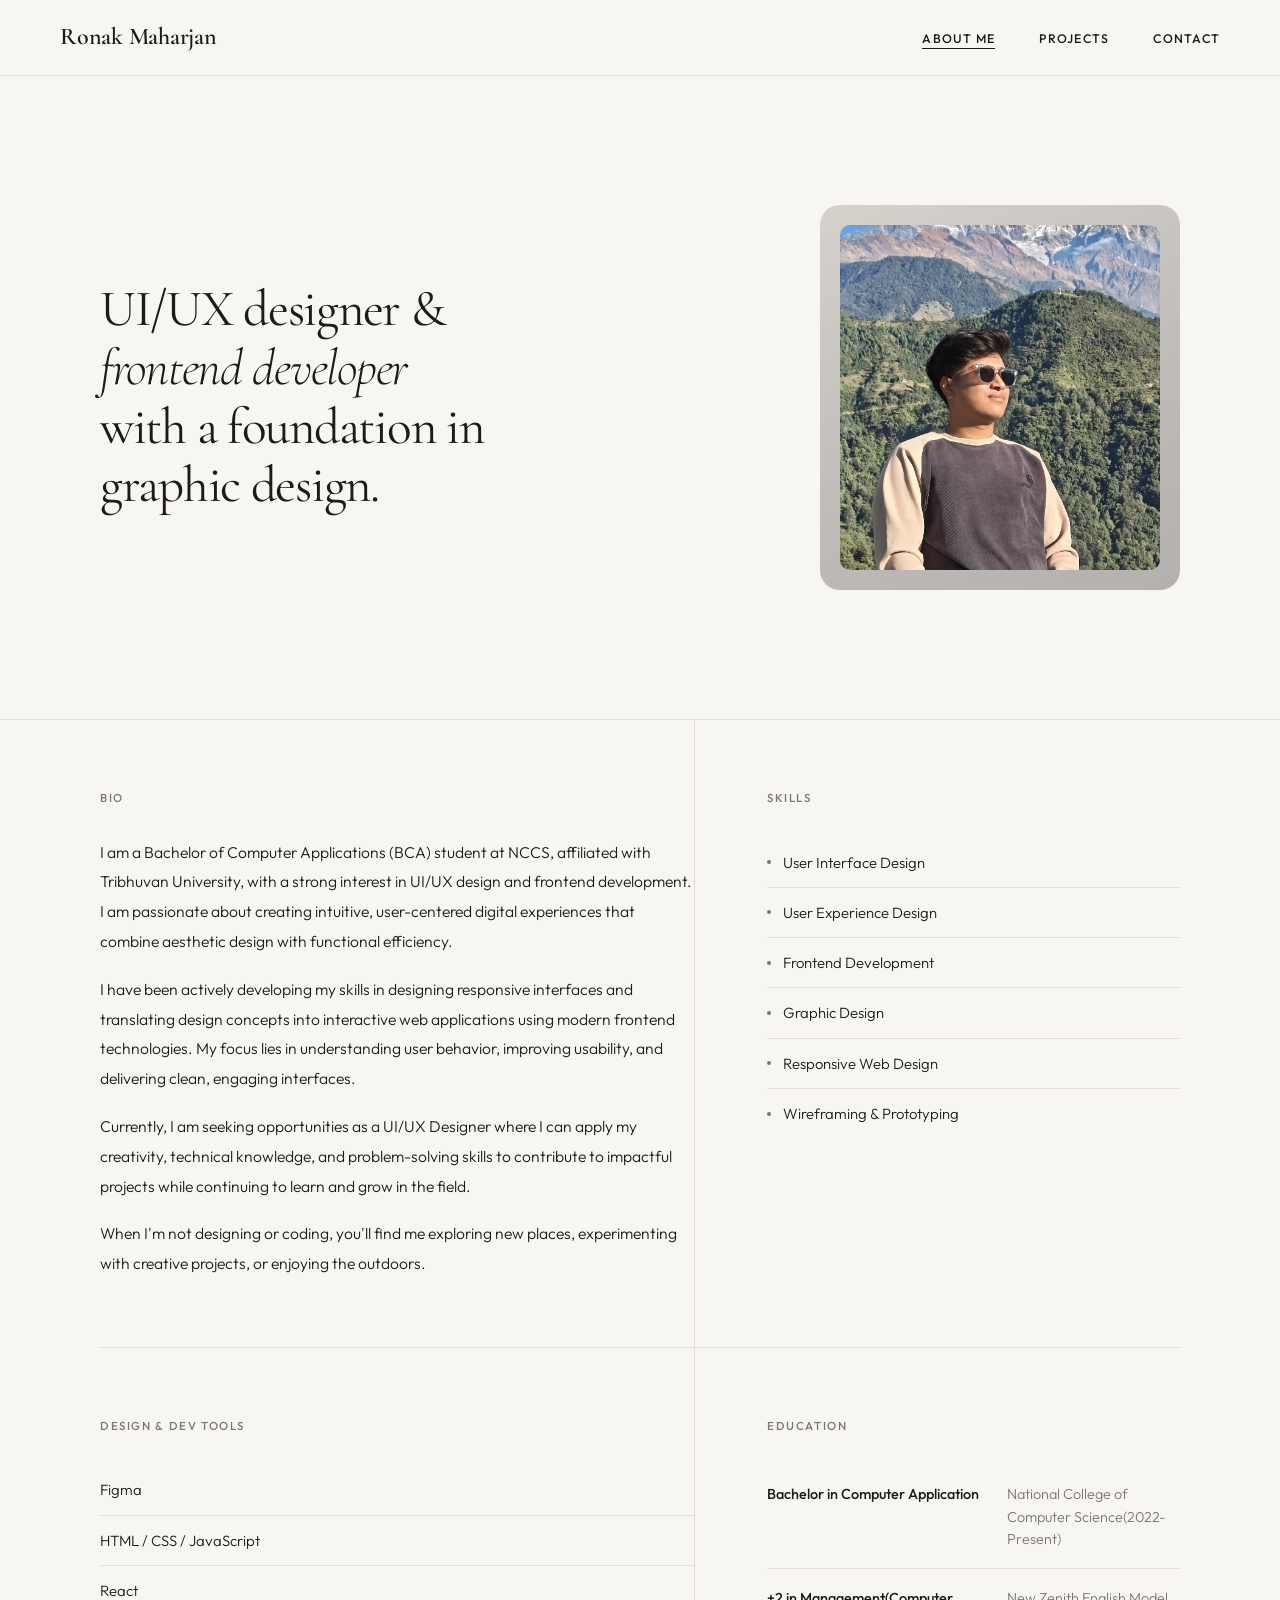
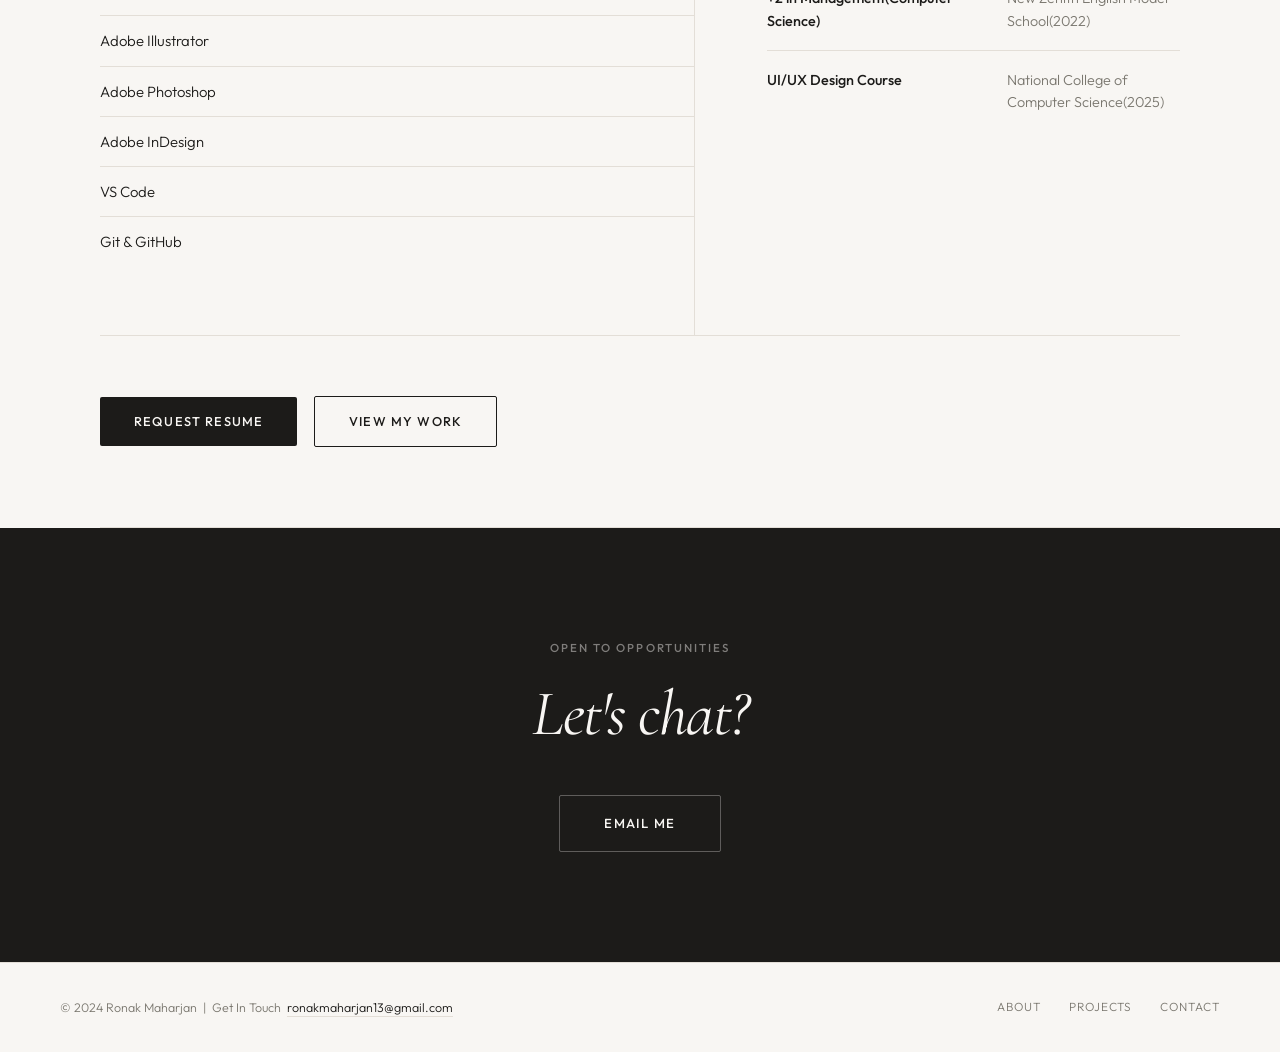
<file: about.html>
<!DOCTYPE html>
<html lang="en">
<head>
  <meta charset="UTF-8" />
  <meta name="viewport" content="width=device-width, initial-scale=1.0" />
  <meta name="description" content="About Ronak Maharjan — UI/UX Designer, Frontend Developer & Graphic Designer." />
  <title>About Me — Ronak Maharjan</title>
  <link rel="preconnect" href="https://fonts.googleapis.com" />
  <link rel="preconnect" href="https://fonts.gstatic.com" crossorigin />
  <link href="https://fonts.googleapis.com/css2?family=Cormorant+Garamond:ital,wght@0,300;0,400;0,500;0,600;1,300;1,400;1,500&family=Outfit:wght@300;400;500;600&display=swap" rel="stylesheet" />
  <link rel="stylesheet" href="css/style.css" />
</head>
<body>

  <!-- NAVBAR -->
  <nav class="navbar">
    <a href="index.html" class="nav-logo">Ronak Maharjan</a>
    <ul class="nav-links">
      <li><a href="about.html">About Me</a></li>
      <li><a href="projects.html">Projects</a></li>
      <li><a href="mailto:ronakmaharjan13@gmail.com" class="">Contact</a></li>
    </ul>
    <button class="hamburger" id="hamburger" aria-label="Toggle menu">
      <span></span><span></span><span></span>
    </button>
  </nav>

  <!-- MOBILE MENU -->
  <div class="mobile-menu" id="mobileMenu" role="dialog" aria-label="Navigation">
    <a href="about.html">About Me</a>
    <a href="projects.html">Projects</a>
    <a href="mailto:ronakmaharjan13@gmail.com">Contact</a>
  </div>

  <!-- ABOUT HERO -->
  <section class="about-hero">
    <div class="about-hero-inner">
      <div class="about-headline-wrap">
        <h1 class="about-headline">
          UI/UX designer &amp;<br>
          <em>frontend developer</em><br>
          with a foundation in<br>
          graphic design.
          <!-- ↑ Update this headline to match your personal tagline -->
          <!-- Example: Based in [Your City, Country] -->
        </h1>
      </div>

      <div class="about-portrait">
        <!-- REPLACE the div below with your portrait:
              -->
        <div class="portrait-ph">
          <img class="portrait-img" src="assets/images/portrait.jpg" alt="Ronak Maharjan">
        </div>
      </div>
    </div>
  </section>

  <!-- ABOUT BODY -->
  <div class="about-body">

    <!-- Bio + Skills -->
    <div class="about-row">

      <!-- Bio -->
      <div class="about-col fade-up">
        <p class="col-label">Bio</p>
        <div class="bio-text">
          <p>
            I am a Bachelor of Computer Applications (BCA) student at NCCS, 
            affiliated with Tribhuvan University, with a strong interest in 
            UI/UX design and frontend development. I am passionate about creating 
            intuitive, user-centered digital experiences that combine aesthetic 
            design with functional efficiency.
          </p>
          <p>
            I have been actively developing my skills in designing responsive 
            interfaces and translating design concepts into interactive web 
            applications using modern frontend technologies. My focus lies 
            in understanding user behavior, improving usability, and 
            delivering clean, engaging interfaces.
          </p>
          <p>
            Currently, I am seeking opportunities as a UI/UX Designer where
            I can apply my creativity, technical knowledge, and problem-solving 
            skills to contribute to impactful projects while continuing to 
            learn and grow in the field.

          </p>
          <p>
            When I'm not designing or coding, you'll find me exploring new
            places, experimenting with creative projects, or enjoying the
            outdoors.
            <!-- Personalise this last paragraph — make it yours! -->
          </p>
        </div>
      </div>

      <!-- Skills -->
      <div class="about-col fade-up">
        <p class="col-label">Skills</p>
        <ul class="skill-list stagger-children">
          <li>User Interface Design</li>
          <li>User Experience Design</li>
          <li>Frontend Development</li>
          <li>Graphic Design </li>
          <li>Responsive Web Design</li>
          <!-- <li></li> -->
          <li>Wireframing &amp; Prototyping</li>
          <!-- <li>Information Architecture</li> -->
          <!-- <li>Design Systems</li> -->
        </ul>
      </div>
    </div>

    <!-- Tools + Education -->
    <div class="about-row">

      <!-- Design & Dev Tools -->
      <div class="about-col fade-up">
        <p class="col-label">Design &amp; Dev Tools</p>
        <ul class="tools-list stagger-children">
          <li>Figma</li>
          <li>HTML / CSS / JavaScript</li>
          <li>React</li>
          <li>Adobe Illustrator</li>
          <li>Adobe Photoshop</li>
          <li>Adobe InDesign</li>
          <li>VS Code</li>
          <li>Git &amp; GitHub</li>
        </ul>
      </div>

      <!-- Education -->
      <div class="about-col fade-up">
        <p class="col-label">Education</p>
        <table class="edu-table">
          <tbody>
            <tr>
              <td>Bachelor in Computer Application</td>
              <td>National College of Computer Science(2022-Present)</td>
            </tr>
            <tr>
              <td>+2 in Management(Computer Science)</td>
              <td>New Zenith English Model School(2022)</td>
            </tr>
            <tr>
              <td>UI/UX Design Course</td>
              <td>National College of Computer Science(2025)</td>
            </tr>
            
            
          </tbody>
        </table>
        <!-- ↑ Replace with your real education history -->
      </div>
    </div>

    <!-- Resume CTA -->
    <div class="resume-cta fade-up">
      <a href="mailto:ronakmaharjan13@gmail.com?subject=Resume Request" class="btn-primary">Request Resume</a>
      <a href="projects.html" class="btn-outline">View My Work</a>
    </div>

  </div><!-- /about-body -->

  <!-- LET'S CHAT -->
  <section class="chat-section">
    <p class="chat-eyebrow fade-up">Open to Opportunities</p>
    <h2 class="chat-heading fade-up">Let's chat?</h2>
    <a href="mailto:ronakmaharjan13@gmail.com" class="btn-chat fade-up">Email Me</a>
  </section>

  <!-- FOOTER -->
  <footer class="site-footer">
    <p>© 2024 Ronak Maharjan &nbsp;|&nbsp; Get In Touch &nbsp;<a href="mailto:ronakmaharjan13@gmail.com">ronakmaharjan13@gmail.com</a></p>
    <nav class="footer-nav" aria-label="Footer navigation">
      <a href="about.html">About</a>
      <a href="projects.html">Projects</a>
      <a href="mailto:ronakmaharjan13@gmail.com">Contact</a>
    </nav>
  </footer>

  <script src="js/main.js"></script>
</body>
</html>
</file>
<file: css/style.css>
/* ================================================================
   PORTFOLIO — Your Name | UI/UX Designer & Frontend Developer
   style.css
================================================================ */

/* ── CSS Variables ── */
:root {
  --bg:           #F8F6F3;
  --bg-alt:       #EFECE7;
  --text:         #1C1B19;
  --text-muted:   #7A776F;
  --border:       #E3DED7;
  --white:        #FFFFFF;

  --font-display: 'Cormorant Garamond', Georgia, serif;
  --font-body:    'Outfit', sans-serif;

  --nav-h:        76px;
  --max-w:        1200px;
  --section-gap:  120px;
  --ease:         cubic-bezier(0.25, 0.46, 0.45, 0.94);
  --transition:   0.35s cubic-bezier(0.25, 0.46, 0.45, 0.94);
}

/* ================================================================
   RESET & BASE
================================================================ */
*, *::before, *::after { margin: 0; padding: 0; box-sizing: border-box; }
html { scroll-behavior: smooth; font-size: 16px; }
body {
  background-color: var(--bg);
  color: var(--text);
  font-family: var(--font-body);
  font-weight: 300;
  line-height: 1.7;
  overflow-x: hidden;
  -webkit-font-smoothing: antialiased;
}
img { display: block; max-width: 100%; height: auto; }
a { color: inherit; text-decoration: none; }
ul { list-style: none; }
::selection { background: var(--text); color: var(--bg); }
::-webkit-scrollbar { width: 5px; }
::-webkit-scrollbar-track { background: var(--bg); }
::-webkit-scrollbar-thumb { background: var(--border); border-radius: 3px; }

/* ================================================================
   SCROLL ANIMATION CLASSES
================================================================ */
.fade-up {
  opacity: 0;
  transform: translateY(36px);
  transition: opacity 0.75s var(--ease), transform 0.75s var(--ease);
}
.fade-up.visible { opacity: 1; transform: translateY(0); }

.fade-in {
  opacity: 0;
  transition: opacity 0.85s ease;
}
.fade-in.visible { opacity: 1; }

/* Stagger delays for children */
.stagger > *:nth-child(1) { transition-delay: 0s; }
.stagger > *:nth-child(2) { transition-delay: 0.1s; }
.stagger > *:nth-child(3) { transition-delay: 0.2s; }
.stagger > *:nth-child(4) { transition-delay: 0.3s; }

/* ================================================================
   NAVBAR
================================================================ */
.navbar {
  position: fixed;
  top: 0; left: 0; right: 0;
  height: var(--nav-h);
  display: flex;
  align-items: center;
  justify-content: space-between;
  padding: 0 60px;
  background: rgba(248, 246, 243, 0.93);
  backdrop-filter: blur(14px);
  -webkit-backdrop-filter: blur(14px);
  border-bottom: 1px solid var(--border);
  z-index: 999;
  transition: box-shadow 0.3s;
}
.navbar.scrolled { box-shadow: 0 2px 28px rgba(0,0,0,0.05); }

.nav-logo {
  font-family: var(--font-display);
  font-size: 1.5rem;
  font-weight: 600;
  letter-spacing: -0.01em;
  color: var(--text);
  transition: opacity var(--transition);
}
.nav-logo:hover { opacity: 0.55; }

.nav-links {
  display: flex;
  align-items: center;
  gap: 44px;
}
.nav-links a {
  font-size: 0.775rem;
  font-weight: 500;
  letter-spacing: 0.1em;
  text-transform: uppercase;
  color: var(--text);
  position: relative;
  padding-bottom: 3px;
}
.nav-links a::after {
  content: '';
  position: absolute;
  bottom: 0; left: 0;
  width: 0; height: 1px;
  background: var(--text);
  transition: width var(--transition);
}
.nav-links a:hover::after,
.nav-links a.active::after { width: 100%; }

.nav-contact {
  border-bottom: 1px solid var(--text) !important;
}
.nav-contact::after { display: none !important; }
.nav-contact:hover { opacity: 0.55; }

/* Hamburger */
.hamburger {
  display: none;
  flex-direction: column;
  gap: 5px;
  background: none;
  border: none;
  cursor: pointer;
  padding: 6px;
  z-index: 1001;
}
.hamburger span {
  display: block;
  width: 24px; height: 1.5px;
  background: var(--text);
  transition: var(--transition);
  transform-origin: center;
}
.hamburger.open span:nth-child(1) { transform: translateY(6.5px) rotate(45deg); }
.hamburger.open span:nth-child(2) { opacity: 0; transform: scaleX(0); }
.hamburger.open span:nth-child(3) { transform: translateY(-6.5px) rotate(-45deg); }

/* Mobile Menu */
.mobile-menu {
  position: fixed;
  top: var(--nav-h); left: 0; right: 0; bottom: 0;
  background: var(--bg);
  display: flex;
  align-items: center;
  justify-content: center;
  flex-direction: column;
  gap: 32px;
  z-index: 998;
  opacity: 0;
  pointer-events: none;
  transform: translateY(-10px);
  transition: opacity 0.3s, transform 0.3s;
}
.mobile-menu.open { opacity: 1; pointer-events: all; transform: translateY(0); }
.mobile-menu a {
  font-family: var(--font-display);
  font-size: 2.6rem;
  font-weight: 500;
  color: var(--text);
  letter-spacing: -0.02em;
  transition: opacity var(--transition);
}
.mobile-menu a:hover { opacity: 0.35; }

/* ================================================================
   HOME — HERO
================================================================ */
.hero {
  min-height: 100vh;
  padding-top: var(--nav-h);
  display: flex;
  align-items: center;
  padding-left: 60px;
  padding-right: 60px;
  border-bottom: 1px solid var(--border);
}
.hero-inner {
  max-width: var(--max-w);
  width: 100%;
  margin: 0 auto;
  padding: 80px 0 60px;
}
.hero-eyebrow {
  font-size: 0.74rem;
  font-weight: 500;
  letter-spacing: 0.14em;
  text-transform: uppercase;
  color: var(--text-muted);
  margin-bottom: 28px;
  opacity: 0;
  animation: heroIn 0.85s 0.1s forwards;
}
.hero-title {
  font-family: var(--font-display);
  font-size: clamp(2.8rem, 5.5vw, 5.2rem);
  font-weight: 400;
  line-height: 1.08;
  letter-spacing: -0.025em;
  color: var(--text);
  margin-bottom: 36px;
  max-width: 840px;
  opacity: 0;
  animation: heroIn 0.9s 0.25s forwards;
}
.hero-title em { font-style: italic; font-weight: 300; }

.hero-subtitle {
  font-size: 1rem;
  font-weight: 300;
  color: var(--text-muted);
  max-width: 460px;
  line-height: 1.85;
  margin-bottom: 48px;
  opacity: 0;
  animation: heroIn 0.9s 0.42s forwards;
}
.hero-cta {
  display: inline-flex;
  align-items: center;
  gap: 10px;
  font-size: 0.84rem;
  font-weight: 500;
  letter-spacing: 0.06em;
  color: var(--text);
  border-bottom: 1px solid var(--text);
  padding-bottom: 3px;
  transition: gap var(--transition), opacity var(--transition);
  opacity: 0;
  animation: heroIn 0.9s 0.58s forwards;
}
.hero-cta:hover { gap: 20px; opacity: 0.5; }

@keyframes heroIn {
  from { opacity: 0; transform: translateY(22px); }
  to   { opacity: 1; transform: translateY(0); }
}

/* ================================================================
   PROJECTS SECTION  (used on index + projects page)
================================================================ */
.projects-section {
  max-width: var(--max-w);
  margin: 0 auto;
  padding: 0 60px var(--section-gap);
}
.section-label {
  font-size: 0.74rem;
  font-weight: 500;
  letter-spacing: 0.14em;
  text-transform: uppercase;
  color: var(--text-muted);
  padding: 64px 0 48px;
  border-bottom: 1px solid var(--border);
}

/* ── Project Card ── */
.project-card {
  display: grid;
  grid-template-columns: 55% 45%;
  border-bottom: 1px solid var(--border);
  min-height: 500px;
}
.project-card.reverse {
  grid-template-columns: 45% 55%;
}
.project-card.reverse .project-image { order: 2; }
.project-card.reverse .project-info  { order: 1; }

.project-image {
  overflow: hidden;
  position: relative;
  alignment-self:center;
}
.project-image img {
  width: 100%;
  height: 100%;
  object-fit: cover;
  transition: transform 0.9s var(--ease);
}
.project-card:hover .project-image img { transform: scale(1.05); }

/* Placeholder gradient blocks (replace with real images) */
.img-ph {
  width: 100%; height: 100%;
  min-height: 480px;
  display: flex;
  align-items: flex-end;
  padding: 24px;
}
.img-ph span {
  font-size: 0.68rem;
  letter-spacing: 0.1em;
  text-transform: uppercase;
  color: rgba(28,27,25,0.35);
}
.ph-1 { background: linear-gradient(140deg, #D9D5CE 0%, #C2BDB5 100%); }
.ph-2 { background: linear-gradient(140deg, #D0CEC9 0%, #BCBAB4 100%); }
.ph-3 { background: linear-gradient(140deg, #CCCAC5 0%, #B8B6B0 100%); }
.ph-4 { background: linear-gradient(140deg, #D5D1CB 0%, #C0BCB6 100%); }

.project-info {
  padding: 64px 56px;
  display: flex;
  flex-direction: column;
  justify-content: center;
}
.project-tags {
  display: flex;
  flex-wrap: wrap;
  gap: 8px;
  margin-bottom: 22px;
}
.project-tags li {
  font-size: 0.66rem;
  font-weight: 500;
  letter-spacing: 0.13em;
  text-transform: uppercase;
  color: var(--text-muted);
  border: 1px solid var(--border);
  padding: 5px 11px;
  border-radius: 2px;
}
.project-info h2 {
  font-family: var(--font-display);
  font-size: clamp(1.45rem, 2.2vw, 2rem);
  font-weight: 500;
  line-height: 1.2;
  letter-spacing: -0.02em;
  margin-bottom: 18px;
}
.project-info h2 a { transition: opacity var(--transition); }
.project-info h2 a:hover { opacity: 0.45; }
.project-info p {
  font-size: 0.93rem;
  font-weight: 300;
  color: var(--text-muted);
  line-height: 1.85;
  margin-bottom: 36px;
  max-width: 380px;
}
.view-link {
  display: inline-flex;
  align-items: center;
  gap: 8px;
  font-size: 0.78rem;
  font-weight: 500;
  letter-spacing: 0.08em;
  text-transform: uppercase;
  color: var(--text);
  border-bottom: 1px solid var(--text);
  padding-bottom: 2px;
  width: fit-content;
  transition: gap var(--transition), opacity var(--transition);
}
.view-link:hover { gap: 18px; opacity: 0.5; }

/* ================================================================
   ABOUT PAGE
================================================================ */
.about-hero {
  min-height: 80vh;
  padding-top: var(--nav-h);
  display: flex;
  align-items: center;
  border-bottom: 1px solid var(--border);
  overflow: hidden;
}
.about-hero-inner {
  max-width: var(--max-w);
  width: 100%;
  margin: 0 auto;
  padding: 80px 60px;
  display: grid;
  grid-template-columns: 1fr 360px;
  gap: 80px;
  align-items: center;
}
.about-headline {
  font-family: var(--font-display);
  font-size: clamp(2.2rem, 4vw, 3.8rem);
  font-weight: 400;
  line-height: 1.15;
  letter-spacing: -0.025em;
  max-width: 600px;
  opacity: 0;
  animation: heroIn 0.9s 0.2s forwards;
}
.about-headline em { font-style: italic; font-weight: 300; }

.about-portrait {
  opacity: 0;
  animation: heroIn 0.9s 0.4s forwards;
}
.portrait-img {
  width: 100%;
  object-fit: cover;
  border-radius: 10px;
}
.portrait-ph {
  width: 100%;
  background: linear-gradient(155deg, #D5D1CB 0%, #C0BCBA 55%, #B4B0AE 100%);
  border-radius: 20px;
  display: flex;
  align-items: flex-end;
  padding: 20px;
}
.portrait-ph span {
  font-size: 0.68rem;
  letter-spacing: 0.1em;
  text-transform: uppercase;
  color: rgba(28,27,25,0.35);
}

/* About content */
.about-body {
  max-width: var(--max-w);
  margin: 0 auto;
  padding: 0 60px;
}
.about-row {
  display: grid;
  grid-template-columns: 1.1fr 0.9fr;
  gap: 0;
  border-bottom: 1px solid var(--border);
}
.about-col {
  padding: 68px 0;
}
.about-col + .about-col {
  padding-left: 72px;
  border-left: 1px solid var(--border);
}

.col-label {
  font-size: 0.72rem;
  font-weight: 500;
  letter-spacing: 0.14em;
  text-transform: uppercase;
  color: var(--text-muted);
  margin-bottom: 30px;
}
.bio-text p {
  font-size: 0.98rem;
  font-weight: 300;
  line-height: 1.9;
  color: var(--text);
  margin-bottom: 18px;
  justify-content:center;
}
.bio-text p:last-child { margin-bottom: 0; }

/* Skills list */
.skill-list li {
  font-size: 0.93rem;
  font-weight: 300;
  padding: 12px 0;
  border-bottom: 1px solid var(--border);
  display: flex;
  align-items: center;
  gap: 12px;
  color: var(--text);
}
.skill-list li:last-child { border-bottom: none; }
.skill-list li::before {
  content: '';
  width: 4px; height: 4px;
  border-radius: 50%;
  background: var(--text-muted);
  flex-shrink: 0;
}

/* Tools list */
.tools-list li {
  font-size: 0.93rem;
  font-weight: 300;
  padding: 12px 0;
  border-bottom: 1px solid var(--border);
  color: var(--text);
}
.tools-list li:last-child { border-bottom: none; }

/* Education */
.edu-table { width: 100%; border-collapse: collapse; }
.edu-table tr { border-bottom: 1px solid var(--border); }
.edu-table tr:last-child { border-bottom: none; }
.edu-table td {
  padding: 18px 0;
  font-size: 0.9rem;
  font-weight: 300;
  vertical-align: top;
  line-height: 1.55;
}
.edu-table td:first-child {
  font-weight: 500;
  width: 58%;
  padding-right: 20px;
}
.edu-table td:last-child { color: var(--text-muted); }

/* Resume CTA */
.resume-cta {
  padding: 60px 0 80px;
  border-bottom: 1px solid var(--border);
}
.btn-primary {
  display: inline-block;
  padding: 14px 34px;
  background: var(--text);
  color: var(--bg);
  font-size: 0.8rem;
  font-weight: 500;
  letter-spacing: 0.09em;
  text-transform: uppercase;
  border-radius: 2px;
  transition: background var(--transition), transform 0.2s;
}
.btn-primary:hover { background: #3A3835; transform: translateY(-1px); }

.btn-outline {
  display: inline-block;
  padding: 14px 34px;
  border: 1px solid var(--text);
  color: var(--text);
  font-size: 0.8rem;
  font-weight: 500;
  letter-spacing: 0.09em;
  text-transform: uppercase;
  border-radius: 2px;
  margin-left: 14px;
  transition: background var(--transition), color var(--transition), transform 0.2s;
}
.btn-outline:hover { background: var(--text); color: var(--bg); transform: translateY(-1px); }

/* ================================================================
   LET'S CHAT SECTION
================================================================ */
.chat-section {
  background: var(--text);
  color: var(--bg);
  text-align: center;
  padding: 110px 60px;
}
.chat-eyebrow {
  font-size: 0.72rem;
  font-weight: 500;
  letter-spacing: 0.18em;
  text-transform: uppercase;
  color: rgba(248,246,243,0.45);
  margin-bottom: 22px;
}
.chat-heading {
  font-family: var(--font-display);
  font-size: clamp(2.6rem, 5vw, 5rem);
  font-weight: 400;
  letter-spacing: -0.02em;
  font-style: italic;
  line-height: 1.05;
  margin-bottom: 48px;
}
.btn-chat {
  display: inline-block;
  padding: 16px 44px;
  border: 1px solid rgba(248,246,243,0.3);
  color: var(--bg);
  font-size: 0.82rem;
  font-weight: 500;
  letter-spacing: 0.1em;
  text-transform: uppercase;
  border-radius: 2px;
  transition: background 0.3s, border-color 0.3s, transform 0.2s;
}
.btn-chat:hover {
  background: rgba(248,246,243,0.1);
  border-color: var(--bg);
  transform: translateY(-1px);
}

/* ================================================================
   PROJECTS PAGE HERO
================================================================ */
.page-hero {
  padding-top: var(--nav-h);
  border-bottom: 1px solid var(--border);
}
.page-hero-inner {
  max-width: var(--max-w);
  margin: 0 auto;
  padding: 80px 60px 64px;
}
.page-hero h1 {
  font-family: var(--font-display);
  font-size: clamp(2.8rem, 5vw, 4.8rem);
  font-weight: 400;
  letter-spacing: -0.025em;
  line-height: 1.08;
  opacity: 0;
  animation: heroIn 0.9s 0.2s forwards;
}
.page-hero h1 em { font-style: italic; font-weight: 300; }
.page-hero p {
  font-size: 0.98rem;
  font-weight: 300;
  color: var(--text-muted);
  margin-top: 22px;
  max-width: 480px;
  line-height: 1.8;
  opacity: 0;
  animation: heroIn 0.9s 0.37s forwards;
}

/* ================================================================
   FOOTER
================================================================ */
.site-footer {
  border-top: 1px solid var(--border);
  padding: 34px 60px;
  display: flex;
  align-items: center;
  justify-content: space-between;
  flex-wrap: wrap;
  gap: 14px;
}
.site-footer p {
  font-size: 0.78rem;
  font-weight: 300;
  color: var(--text-muted);
}
.site-footer a {
  color: var(--text);
  border-bottom: 1px solid var(--border);
  padding-bottom: 1px;
  transition: border-color var(--transition), opacity var(--transition);
}
.site-footer a:hover { border-color: var(--text); opacity: 0.65; }
.footer-nav { display: flex; gap: 28px; }
.footer-nav a {
  font-size: 0.74rem;
  letter-spacing: 0.08em;
  text-transform: uppercase;
  color: var(--text-muted);
  border-bottom: none;
  padding-bottom: 0;
  transition: color var(--transition);
}
.footer-nav a:hover { color: var(--text); opacity: 1; }

/* ================================================================
   RESPONSIVE — Tablet  ≤960px
================================================================ */
@media (max-width: 960px) {
  .navbar { padding: 0 36px; }
  .nav-links { display: none; }
  .hamburger { display: flex; }

  .hero { padding: 0 36px; }
  .hero-inner { padding: 60px 0 44px; }

  .about-hero-inner {
    grid-template-columns: 1fr;
    gap: 44px;
    padding: 60px 36px;
  }
  .about-portrait { max-width: 300px; }

  .about-body { padding: 0 36px; }
  .about-row { grid-template-columns: 1fr; }
  .about-col + .about-col { padding-left: 0; border-left: none; border-top: 1px solid var(--border); }

  .projects-section { padding: 0 36px var(--section-gap); }
  .page-hero-inner { padding: 60px 36px 52px; }

  .project-card,
  .project-card.reverse {
    grid-template-columns: 1fr;
  }
  .project-card.reverse .project-image { order: 0; }
  .project-card.reverse .project-info  { order: 1; }

  .project-image { min-height: 300px; }
  .img-ph { min-height: 300px; }
  .project-info { padding: 44px 36px; }

  .chat-section { padding: 80px 36px; }
  .site-footer { padding: 28px 36px; }
  .resume-cta { padding: 48px 0 64px; }
}

/* ================================================================
   RESPONSIVE — Mobile  ≤560px
================================================================ */
@media (max-width: 560px) {
  :root { --section-gap: 80px; }

  .navbar { padding: 0 22px; }
  .hero { padding: 0 22px; }
  .about-hero-inner { padding: 44px 22px; }
  .about-body { padding: 0 22px; }
  .projects-section { padding: 0 22px var(--section-gap); }
  .page-hero-inner { padding: 44px 22px 40px; }
  .project-info { padding: 36px 22px; }
  .chat-section { padding: 60px 22px; }
  .site-footer { padding: 22px; flex-direction: column; align-items: flex-start; }

  .btn-outline { margin-left: 0; margin-top: 12px; display: block; text-align: center; }
  .edu-table td:first-child { width: 52%; }
}
</file>
